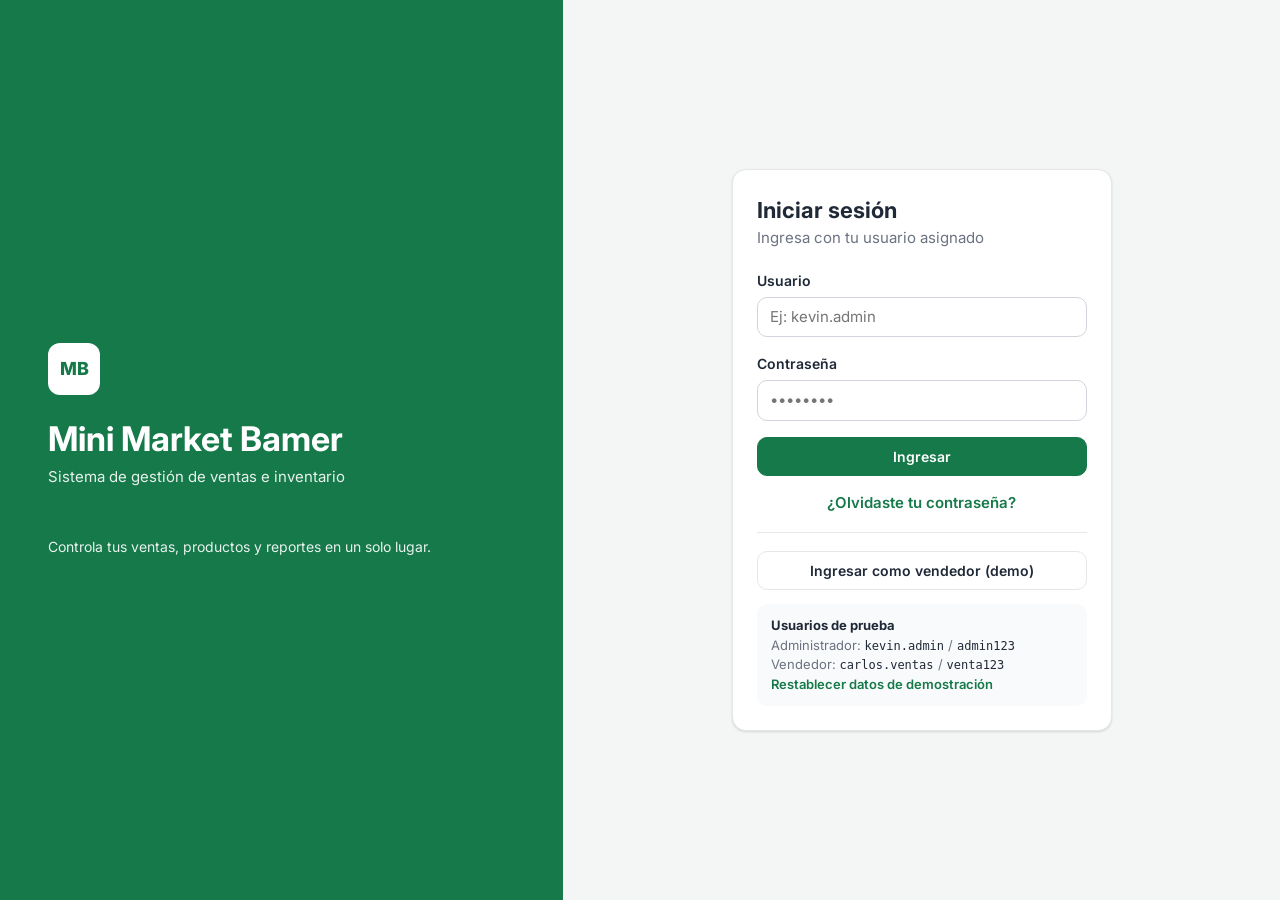
<file: frontend/index.html>
<!DOCTYPE html>
<html lang="es">
<head>
  <meta charset="UTF-8">
  <meta name="viewport" content="width=device-width, initial-scale=1.0">
  <meta name="author" content="Kevin Andrés Oliveros Canchila">
  <meta name="description" content="Sistema de gestión de ventas e inventario - Mini Market Bamer">
  <title>Iniciar sesión | Mini Market Bamer</title>
  <link rel="icon" href="assets/img/logo.svg" type="image/svg+xml">
  <link rel="preconnect" href="https://fonts.googleapis.com">
  <link href="https://fonts.googleapis.com/css2?family=Inter:wght@400;500;600;700;800&display=swap" rel="stylesheet">
  <link rel="stylesheet" href="assets/css/base.css">
  <link rel="stylesheet" href="assets/css/componentes.css">
  <link rel="stylesheet" href="assets/css/responsive.css">
</head>
<body data-pagina="login">
<div class="login">
  <section class="login-marca">
    <span class="logo" aria-hidden="true">MB</span>
    <h1>Mini Market Bamer</h1>
    <p>Sistema de gestión de ventas e inventario</p>
    <p class="lema">Controla tus ventas, productos y reportes en un solo lugar.</p>
  </section>

  <main class="login-form">
    <div class="login-caja">
      <h2>Iniciar sesión</h2>
      <p class="texto-suave">Ingresa con tu usuario asignado</p>

      <form id="formLogin" novalidate>
        <div class="alerta error oculto" id="alertaLogin" role="alert"><svg viewBox="0 0 24 24" fill="none" stroke="currentColor" stroke-width="2" stroke-linecap="round" stroke-linejoin="round" aria-hidden="true"><path d="M12 3 2 20h20L12 3Z"/><path d="M12 10v4"/><path d="M12 17h.01"/></svg><span></span></div>
        <div class="campo">
          <label for="usuario">Usuario</label>
          <input class="input" type="text" id="usuario" name="usuario" placeholder="Ej: kevin.admin" autocomplete="username" autocapitalize="none">
          <span class="msg-error"></span>
        </div>
        <div class="campo">
          <label for="clave">Contraseña</label>
          <input class="input" type="password" id="clave" name="clave" placeholder="••••••••" autocomplete="current-password">
          <span class="msg-error"></span>
        </div>
        <button class="btn btn-primario btn-bloque" type="submit">Ingresar</button>
        <button class="btn-enlace" type="button" id="btnOlvido">¿Olvidaste tu contraseña?</button>
      </form>

      <hr class="separador">
      <button class="btn btn-bloque" type="button" id="btnDemo">Ingresar como vendedor (demo)</button>

      <div class="demo">
        <strong>Usuarios de prueba</strong><br>
        Administrador: <code>kevin.admin</code> / <code>admin123</code><br>
        Vendedor: <code>carlos.ventas</code> / <code>venta123</code><br>
        <button class="btn-enlace" type="button" id="btnRestablecer">Restablecer datos de demostración</button>
      </div>
    </div>
  </main>
</div>

<script src="assets/js/validaciones.js"></script>
<script src="assets/js/app.js"></script>
</body>
</html>
</file>
<file: frontend/assets/css/base.css>
/* =========================================================
   Mini Market Bamer - base.css
   Variables (paleta del sistema), reset y tipografía
   ========================================================= */
:root {
  --verde: #16794A;
  --verde-oscuro: #0F5A37;
  --verde-claro: #E8F5EE;
  --fondo: #F4F6F5;
  --superficie: #FFFFFF;
  --texto: #1F2937;
  --texto-suave: #6B7280;
  --borde: #E5E7EB;
  --borde-suave: #F0F1F3;
  --ambar: #B45309;
  --ambar-claro: #FEF3C7;
  --rojo: #B91C1C;
  --rojo-claro: #FEE2E2;

  --radio: 10px;
  --radio-grande: 14px;
  --sombra: 0 1px 2px rgba(16, 24, 40, .06), 0 1px 3px rgba(16, 24, 40, .08);
  --ancho-menu: 220px;
  --alto-barra: 64px;
  --fuente: "Inter", "Segoe UI", Roboto, Helvetica, Arial, sans-serif;
  --fuente-mono: ui-monospace, "Cascadia Mono", Consolas, monospace;
}

*, *::before, *::after { box-sizing: border-box; }

html { -webkit-text-size-adjust: 100%; }

body {
  margin: 0;
  font-family: var(--fuente);
  font-size: 15px;
  line-height: 1.5;
  color: var(--texto);
  background: var(--fondo);
}

h1, h2, h3, p { margin: 0; }
h1 { font-size: 20px; font-weight: 700; }
h2 { font-size: 16px; font-weight: 700; }
h3 { font-size: 14px; font-weight: 600; }

a { color: var(--verde); text-decoration: none; }
a:hover { text-decoration: underline; }

img, svg, canvas { max-width: 100%; }
img { height: auto; }

button, input, select, textarea { font: inherit; color: inherit; }

:focus-visible { outline: 3px solid rgba(22, 121, 74, .45); outline-offset: 2px; }

.oculto { display: none !important; }
.texto-suave { color: var(--texto-suave); }
.derecha { text-align: right; }
.solo-lector {
  position: absolute; width: 1px; height: 1px; padding: 0; margin: -1px;
  overflow: hidden; clip: rect(0 0 0 0); white-space: nowrap; border: 0;
}
.mono { font-family: var(--fuente-mono); font-size: 13px; }

@media (prefers-reduced-motion: reduce) {
  *, *::before, *::after { transition: none !important; animation: none !important; }
}
</file>
<file: frontend/assets/css/componentes.css>
/* =========================================================
   Mini Market Bamer - componentes.css
   Plantilla base y componentes reutilizables
   ========================================================= */

/* ---------- Plantilla base ---------- */
.app { min-height: 100vh; }
.contenido { margin-left: var(--ancho-menu); min-height: 100vh; display: flex; flex-direction: column; }
main { padding: 24px 28px 40px; flex: 1; width: 100%; max-width: 1280px; min-width: 0; }

/* ---------- Menú lateral ---------- */
.menu {
  position: fixed; top: 0; bottom: 0; left: 0; z-index: 30;
  width: var(--ancho-menu);
  background: var(--verde); color: #fff;
  display: flex; flex-direction: column;
  padding: 18px 12px;
  transition: transform .2s ease;
}
.menu-marca { padding: 4px 10px 22px; color: #fff; }
.menu-marca:hover { text-decoration: none; }
.menu-marca strong { display: block; font-size: 19px; line-height: 1.2; }
.menu-marca small { font-size: 11px; font-weight: 700; letter-spacing: .08em; opacity: .85; }
.menu nav ul { list-style: none; margin: 0; padding: 0; display: grid; gap: 4px; }
.menu-item {
  display: flex; align-items: center; gap: 12px;
  padding: 10px 12px; border-radius: var(--radio);
  color: #fff; font-weight: 500; font-size: 14px;
  background: none; border: 0; width: 100%; text-align: left; cursor: pointer;
}
.menu-item svg { width: 18px; height: 18px; flex: none; }
.menu-item:hover { background: rgba(255, 255, 255, .1); text-decoration: none; }
.menu-item[aria-current="page"] { background: var(--verde-oscuro); font-weight: 600; }
.menu-salir { margin-top: auto; }
.menu-fondo { display: none; }

/* ---------- Barra superior ---------- */
.barra {
  position: sticky; top: 0; z-index: 20;
  height: var(--alto-barra);
  display: flex; align-items: center; gap: 12px;
  padding: 0 28px;
  background: var(--superficie);
  border-bottom: 1px solid var(--borde);
}
.barra h1 { flex: 1; }
.btn-menu {
  display: none; place-items: center;
  width: 40px; height: 40px; border-radius: var(--radio);
  border: 1px solid var(--borde); background: var(--superficie); cursor: pointer;
}
.btn-menu svg { width: 20px; height: 20px; }
.usuario { display: flex; align-items: center; gap: 10px; text-align: right; }
.usuario strong { display: block; font-size: 14px; line-height: 1.2; }
.usuario small { color: var(--texto-suave); font-size: 12px; }
.avatar {
  width: 38px; height: 38px; border-radius: 50%;
  display: grid; place-items: center;
  background: var(--verde); color: #fff; font-size: 13px; font-weight: 700;
}

/* ---------- Encabezado de sección ---------- */
.seccion-cab { display: flex; align-items: center; gap: 12px; flex-wrap: wrap; margin-bottom: 14px; }
.seccion-cab h2 { margin-right: auto; }

/* ---------- Panel (contenedor blanco) ---------- */
.panel {
  background: var(--superficie);
  border: 1px solid var(--borde);
  border-radius: var(--radio-grande);
  padding: 20px;
}
.pila { display: grid; grid-template-columns: minmax(0, 1fr); gap: 20px; }
.pila > *, .venta > *, .dos-columnas > *, .reporte-grid > * { min-width: 0; }

/* ---------- Tarjeta indicador ---------- */
.indicadores { display: grid; grid-template-columns: repeat(4, minmax(0, 1fr)); gap: 16px; }
.tarjeta {
  background: var(--superficie); border: 1px solid var(--borde);
  border-radius: var(--radio-grande); padding: 18px 20px;
}
.tarjeta-titulo { color: var(--texto-suave); font-size: 13px; }
.tarjeta-valor { display: block; font-size: 28px; font-weight: 700; line-height: 1.25; margin: 4px 0 2px; font-variant-numeric: tabular-nums; }
.tarjeta-detalle { font-size: 12px; color: var(--verde); }
.tarjeta-detalle.baja { color: var(--rojo); }
.tarjeta.aviso .tarjeta-valor, .tarjeta.aviso .tarjeta-detalle { color: var(--ambar); }

/* ---------- Botones ---------- */
.btn {
  display: inline-flex; align-items: center; justify-content: center; gap: 6px;
  min-height: 38px; padding: 8px 14px;
  border-radius: var(--radio); border: 1px solid var(--borde);
  background: var(--superficie); color: var(--texto);
  font-size: 14px; font-weight: 600; cursor: pointer; white-space: nowrap;
}
.btn:hover { background: #F9FAFB; text-decoration: none; }
.btn:disabled { opacity: .5; cursor: not-allowed; }
.btn-primario { background: var(--verde); border-color: var(--verde); color: #fff; }
.btn-primario:hover { background: var(--verde-oscuro); }
.btn-primario:disabled:hover { background: var(--verde); }
.btn-peligro { background: var(--rojo); border-color: var(--rojo); color: #fff; }
.btn-peligro:hover { background: #991B1B; }
.btn-sm { min-height: 32px; padding: 4px 10px; font-size: 13px; }
.btn-bloque { width: 100%; }
.btn-enlace { background: none; border: 0; padding: 0; min-height: 0; color: var(--verde); font-weight: 600; cursor: pointer; }
.btn-enlace:hover { text-decoration: underline; }
.btn-icono { width: 32px; height: 32px; min-height: 32px; padding: 0; }
.btn-icono svg { width: 16px; height: 16px; }
.btn-icono.peligro { color: var(--rojo); }

/* ---------- Campo de formulario ---------- */
.form-grid { display: grid; grid-template-columns: repeat(2, minmax(0, 1fr)); gap: 16px 18px; }
.form-grid .ancho-completo { grid-column: 1 / -1; }
.campo { display: flex; flex-direction: column; gap: 6px; }
.campo label, .campo .etiqueta { font-size: 14px; font-weight: 600; }
.input {
  width: 100%; min-height: 40px; padding: 8px 12px;
  border: 1px solid #D1D5DB; border-radius: var(--radio);
  background: var(--superficie);
}
textarea.input { min-height: 80px; resize: vertical; }
.input:focus { outline: none; border-color: var(--verde); box-shadow: 0 0 0 3px rgba(22, 121, 74, .15); }
.campo.error .input { border-color: var(--rojo); }
.campo.error .input:focus { box-shadow: 0 0 0 3px rgba(185, 28, 28, .15); }
.msg-error { font-size: 12px; color: var(--rojo); }
.msg-error:empty { display: none; }
.ayuda { font-size: 12px; color: var(--texto-suave); }
fieldset { border: 1px solid var(--borde); border-radius: var(--radio-grande); padding: 18px 20px 20px; margin: 0 0 18px; background: var(--superficie); }
legend { padding: 0 6px; font-weight: 700; font-size: 15px; }
.opciones { display: flex; gap: 18px; flex-wrap: wrap; padding-top: 4px; }
.opciones label { display: flex; align-items: center; gap: 8px; font-weight: 500; cursor: pointer; }
.opciones input { width: 17px; height: 17px; accent-color: var(--verde); }
.acciones { display: flex; gap: 10px; justify-content: flex-end; flex-wrap: wrap; }

/* ---------- Buscador y barra de herramientas ---------- */
.herramientas { display: flex; gap: 10px; flex-wrap: wrap; align-items: flex-end; margin-bottom: 16px; }
.buscador { position: relative; flex: 1; min-width: 220px; }
.buscador svg { position: absolute; left: 12px; top: 50%; transform: translateY(-50%); width: 16px; height: 16px; color: var(--texto-suave); pointer-events: none; }
.buscador .input { padding-left: 36px; }
.herramientas select.input { width: auto; min-width: 160px; }
.herramientas .campo label { font-size: 12px; color: var(--texto-suave); font-weight: 600; }

/* ---------- Tabla de datos ---------- */
.tabla-envoltura { overflow-x: auto; position: relative; }
.tabla { width: 100%; border-collapse: collapse; font-size: 14px; }
.tabla caption { text-align: left; font-weight: 700; padding-bottom: 10px; }
.tabla th {
  text-align: left; font-size: 12px; font-weight: 600; color: var(--texto-suave);
  background: #F9FAFB; padding: 10px 14px; white-space: nowrap;
}
.tabla td { padding: 12px 14px; border-bottom: 1px solid var(--borde-suave); vertical-align: middle; }
.tabla tbody tr:hover { background: #FAFBFA; }
.tabla .derecha { text-align: right; font-variant-numeric: tabular-nums; white-space: nowrap; }
.tabla tfoot td { font-weight: 700; border-bottom: 0; }
.tabla .acciones-fila { display: flex; gap: 6px; justify-content: flex-end; }
.tabla tr.anulada td { color: var(--texto-suave); }
.tabla tr.anulada .total-venta { text-decoration: line-through; }
.tabla td.vacio { text-align: center; color: var(--texto-suave); padding: 32px 12px; }

/* ---------- Insignia de estado ---------- */
.insignia { display: inline-block; padding: 2px 10px; border-radius: 999px; font-size: 12px; font-weight: 600; white-space: nowrap; }
.insignia.ok { background: var(--verde-claro); color: var(--verde-oscuro); }
.insignia.bajo { background: var(--ambar-claro); color: var(--ambar); }
.insignia.agotado { background: var(--rojo-claro); color: var(--rojo); }
.insignia.neutra { background: #F3F4F6; color: var(--texto-suave); }

/* ---------- Alerta ---------- */
.alerta {
  display: flex; gap: 10px; align-items: flex-start;
  padding: 14px 16px; border-radius: var(--radio-grande);
  border: 1px solid #FDE68A; background: #FFFBEB; font-size: 14px;
}
.alerta svg { width: 18px; height: 18px; flex: none; margin-top: 1px; color: var(--ambar); }
.alerta strong { color: var(--ambar); }
.alerta.error { border-color: #FECACA; background: #FEF2F2; }
.alerta.error svg, .alerta.error strong { color: var(--rojo); }

/* ---------- Ventana de confirmación ---------- */
.modal {
  border: 0; border-radius: var(--radio-grande); padding: 0;
  width: min(440px, calc(100% - 32px));
  box-shadow: 0 20px 50px rgba(0, 0, 0, .25);
  color: var(--texto);
}
.modal.ancho { width: min(620px, calc(100% - 32px)); }
.modal::backdrop { background: rgba(17, 24, 39, .45); }
.modal-cuerpo { padding: 22px 24px; }
.modal h2 { font-size: 18px; margin-bottom: 8px; }
.modal-cuerpo > p { color: var(--texto-suave); }
.modal menu { display: flex; gap: 10px; justify-content: flex-end; margin: 22px 0 0; padding: 0; }

/* ---------- Notificación ---------- */
.toast {
  position: fixed; right: 20px; bottom: 20px; z-index: 100;
  background: var(--texto); color: #fff;
  padding: 12px 18px; border-radius: var(--radio); font-size: 14px; font-weight: 500;
  box-shadow: 0 10px 30px rgba(0, 0, 0, .2);
  transform: translateY(20px); opacity: 0; transition: .2s ease; pointer-events: none;
}
.toast.visible { transform: none; opacity: 1; }
.toast.error { background: var(--rojo); }

/* ---------- Paginación ---------- */
.paginacion { display: flex; justify-content: space-between; align-items: center; gap: 12px; margin-top: 14px; font-size: 13px; color: var(--texto-suave); flex-wrap: wrap; }
.paginacion ul { list-style: none; display: flex; gap: 4px; margin: 0; padding: 0; }
.paginacion button { min-width: 32px; height: 32px; border-radius: 8px; border: 1px solid var(--borde); background: var(--superficie); cursor: pointer; font-size: 13px; }
.paginacion button[aria-current="page"] { background: var(--verde); border-color: var(--verde); color: #fff; font-weight: 700; }
.paginacion button:disabled { opacity: .4; cursor: not-allowed; }

/* ---------- Registrar venta ---------- */
.venta { display: grid; grid-template-columns: minmax(0, 1fr) 380px; gap: 20px; align-items: start; }
.lista-productos { list-style: none; margin: 0; padding: 0; display: grid; grid-template-columns: repeat(auto-fill, minmax(180px, 1fr)); gap: 12px; }
.producto {
  display: flex; flex-direction: column; gap: 2px; height: 100%;
  border: 1px solid var(--borde); border-radius: var(--radio); padding: 14px;
  background: var(--superficie);
}
.producto strong { font-size: 14px; line-height: 1.3; }
.producto .precio { font-size: 17px; font-weight: 700; font-variant-numeric: tabular-nums; margin-top: 4px; }
.producto .stock { font-size: 12px; color: var(--texto-suave); }
.producto .stock.bajo { color: var(--ambar); font-weight: 600; }
.producto .btn { margin-top: auto; }
.producto .precio + .stock { margin-bottom: 10px; }
.producto.sin-stock { opacity: .55; }

.carrito { position: sticky; top: calc(var(--alto-barra) + 20px); }
.carrito-lista { list-style: none; margin: 0; padding: 0; max-height: 42vh; overflow-y: auto; }
.carrito-item { display: grid; grid-template-columns: 1fr auto auto; gap: 10px; align-items: center; padding: 12px 0; border-bottom: 1px solid var(--borde-suave); }
.carrito-item strong { display: block; font-size: 14px; line-height: 1.3; }
.carrito-item small { color: var(--texto-suave); font-size: 12px; }
.cantidad { display: flex; align-items: center; border: 1px solid var(--borde); border-radius: 8px; }
.cantidad button { width: 28px; height: 28px; border: 0; background: none; cursor: pointer; font-size: 16px; font-weight: 700; color: var(--verde); }
.cantidad span { min-width: 26px; text-align: center; font-weight: 600; font-size: 14px; }
.carrito-subtotal { font-weight: 700; min-width: 76px; text-align: right; font-variant-numeric: tabular-nums; }
.carrito-vacio { padding: 36px 8px; text-align: center; color: var(--texto-suave); font-size: 14px; }
.carrito-total { display: flex; justify-content: space-between; align-items: baseline; padding: 16px 0 12px; }
.carrito-total output { font-size: 26px; font-weight: 800; font-variant-numeric: tabular-nums; }
.pago { display: grid; grid-template-columns: 1fr 1fr; gap: 10px; margin-bottom: 14px; }
.pago output { display: flex; align-items: center; min-height: 40px; font-weight: 700; font-size: 16px; font-variant-numeric: tabular-nums; }

/* ---------- Detalle de venta ---------- */
.detalle-cab { display: grid; grid-template-columns: repeat(3, 1fr); gap: 10px; margin: 6px 0 14px; font-size: 14px; }
.detalle-cab span { display: block; color: var(--texto-suave); font-size: 12px; }

/* ---------- Usuarios ---------- */
.dos-columnas { display: grid; grid-template-columns: minmax(0, 1fr) 360px; gap: 20px; align-items: start; }
.dos-columnas .form-grid { grid-template-columns: 1fr; }

/* ---------- Reportes ---------- */
.reporte-grid { display: grid; grid-template-columns: minmax(0, 1fr) minmax(0, 1fr); gap: 20px; }
.grafico { position: relative; width: 100%; height: 280px; }
.grafico canvas { width: 100%; height: 100%; display: block; }
.barra-progreso { height: 6px; border-radius: 99px; background: var(--borde-suave); overflow: hidden; min-width: 70px; }
.barra-progreso span { display: block; height: 100%; background: var(--verde); }

/* ---------- Login ---------- */
.login { display: grid; grid-template-columns: 44% 1fr; min-height: 100vh; }
.login-marca { background: var(--verde); color: #fff; padding: 48px; display: flex; flex-direction: column; justify-content: center; }
.logo { width: 52px; height: 52px; border-radius: 12px; background: #fff; color: var(--verde); display: grid; place-items: center; font-weight: 800; font-size: 18px; margin-bottom: 24px; }
.login-marca h1 { font-size: 34px; line-height: 1.15; }
.login-marca p { opacity: .9; margin-top: 8px; }
.login-marca .lema { margin-top: 48px; font-size: 14px; }
.login-form { display: grid; place-items: center; padding: 32px 20px; }
.login-caja { width: min(380px, 100%); background: var(--superficie); border: 1px solid var(--borde); border-radius: var(--radio-grande); padding: 24px; box-shadow: var(--sombra); }
.login-caja h2 { font-size: 22px; }
.login-caja form { display: grid; gap: 16px; margin-top: 20px; }
.separador { border: 0; border-top: 1px solid var(--borde); margin: 18px 0; }
.demo { margin-top: 14px; background: #F9FAFB; border-radius: var(--radio); padding: 12px 14px; font-size: 13px; color: var(--texto-suave); }
.demo strong { color: var(--texto); }
.demo code { font-family: var(--fuente-mono); font-size: 12px; color: var(--texto); }

@media (max-width: 1100px) { .reporte-grid { grid-template-columns: 1fr; } }

/* ---------- Impresión de reportes ---------- */
@media print {
  .menu, .barra, .herramientas, .no-imprimir, .toast { display: none !important; }
  .contenido { margin: 0; }
  body { background: #fff; }
  .panel, .tarjeta { break-inside: avoid; }
}
</file>
<file: frontend/assets/css/responsive.css>
/* =========================================================
   Mini Market Bamer - responsive.css
   Puntos de corte: 1100px (tablet), 900px (menú oculto), 600px (celular)
   ========================================================= */

@media (max-width: 1100px) {
  .indicadores { grid-template-columns: repeat(2, minmax(0, 1fr)); }
  .venta { grid-template-columns: minmax(0, 1fr) 330px; }
  .dos-columnas { grid-template-columns: 1fr; }
}

@media (max-width: 900px) {
  .menu { transform: translateX(-100%); }
  body.menu-abierto .menu { transform: none; box-shadow: 0 0 40px rgba(0, 0, 0, .3); }
  body.menu-abierto .menu-fondo { display: block; position: fixed; inset: 0; z-index: 25; background: rgba(17, 24, 39, .4); }
  .contenido { margin-left: 0; }
  .btn-menu { display: grid; }
  .barra { padding: 0 16px; }
  main { padding: 18px 16px 32px; }
  .venta { grid-template-columns: minmax(0, 1fr); }
  .carrito { position: static; }
  .login { grid-template-columns: 1fr; }
  .login-marca { padding: 28px 24px; }
  .login-marca h1 { font-size: 26px; }
  .login-marca .lema, .login-marca .logo { display: none; }
}

@media (max-width: 600px) {
  .indicadores { grid-template-columns: 1fr 1fr; gap: 10px; }
  .tarjeta { padding: 14px; }
  .tarjeta-valor { font-size: 22px; }
  .form-grid { grid-template-columns: 1fr; }
  .usuario div { display: none; }
  .buscador { flex-basis: 100%; min-width: 0; }
  .herramientas select.input { flex: 1 1 calc(50% - 5px); min-width: 0; }
  .herramientas > .btn-primario { flex-basis: 100%; }
  .herramientas .campo { flex: 1 1 140px; }
  .herramientas .btn { flex: 1 1 auto; }
  .seccion-cab .btn { flex: 1 1 auto; }
  .detalle-cab { grid-template-columns: 1fr 1fr; }
  .lista-productos { grid-template-columns: 1fr 1fr; }
  .panel { padding: 16px; }
  .toast { left: 16px; right: 16px; }
}
</file>
